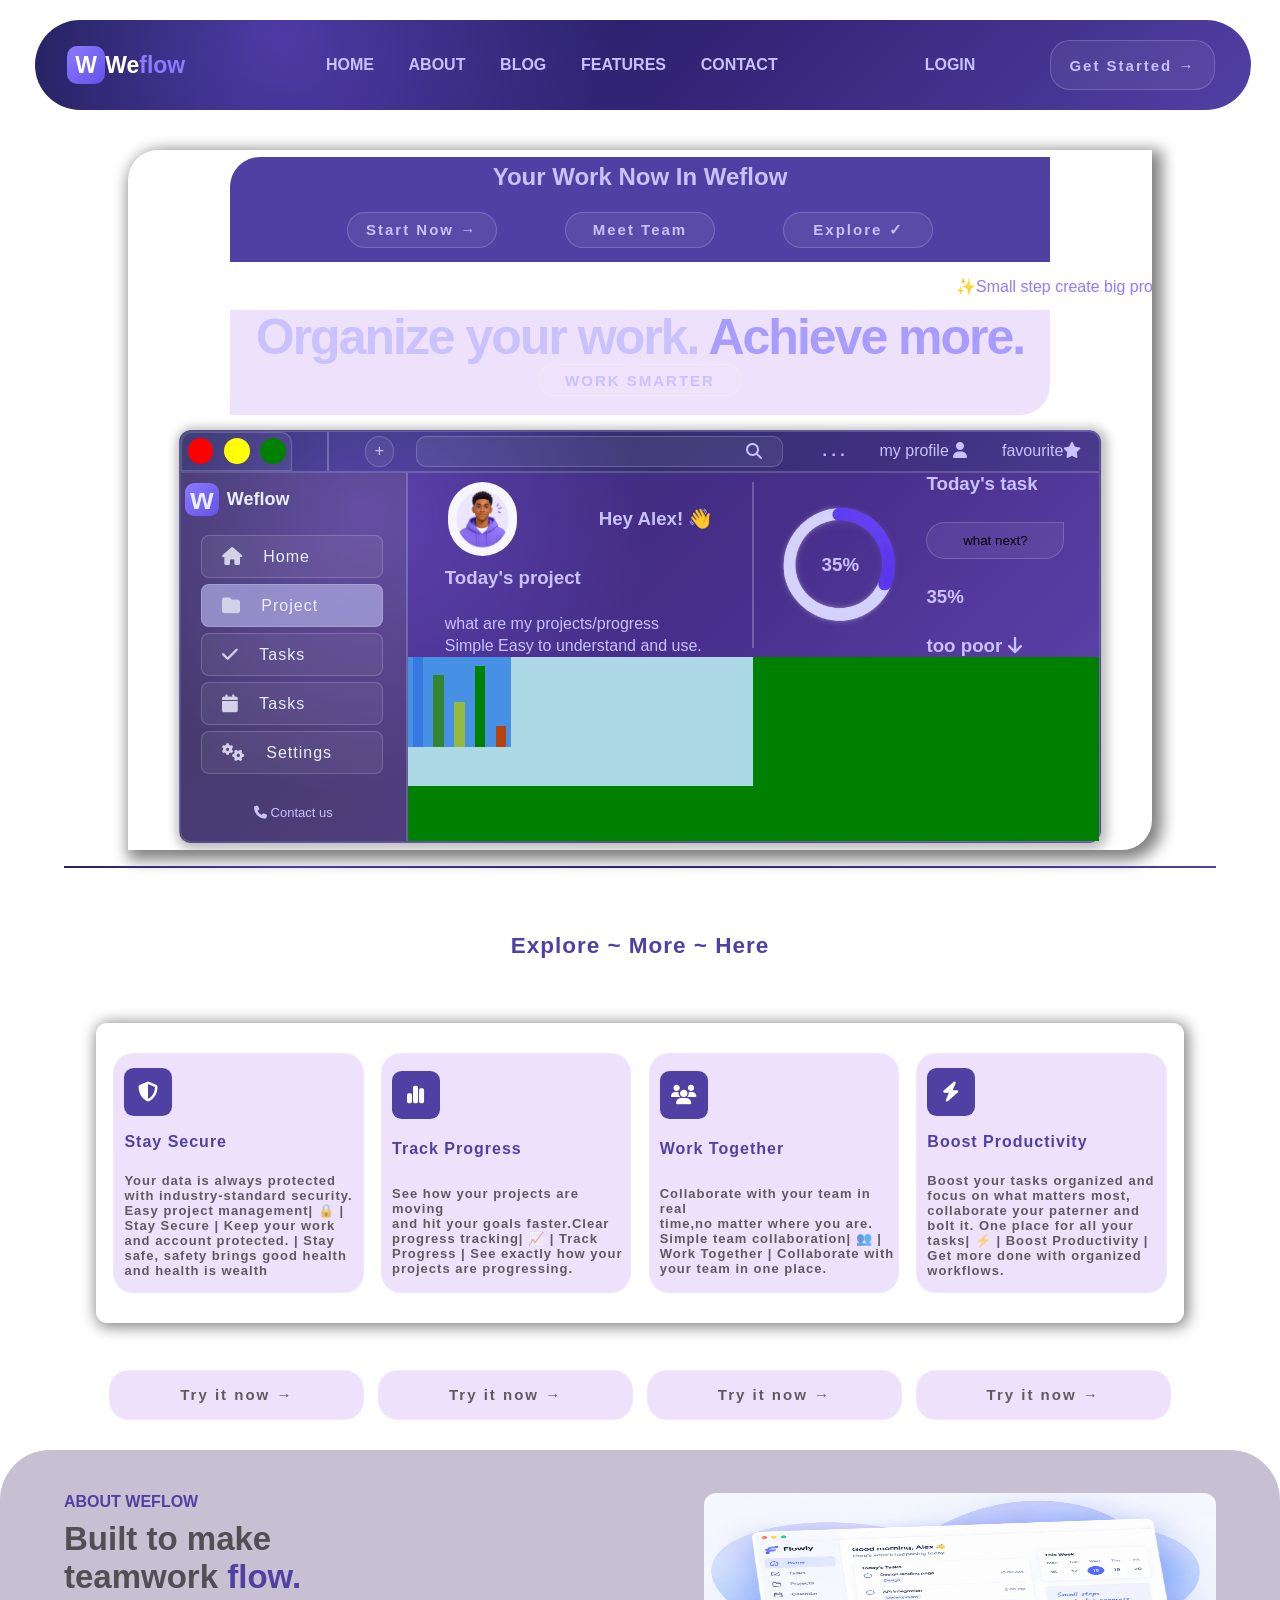
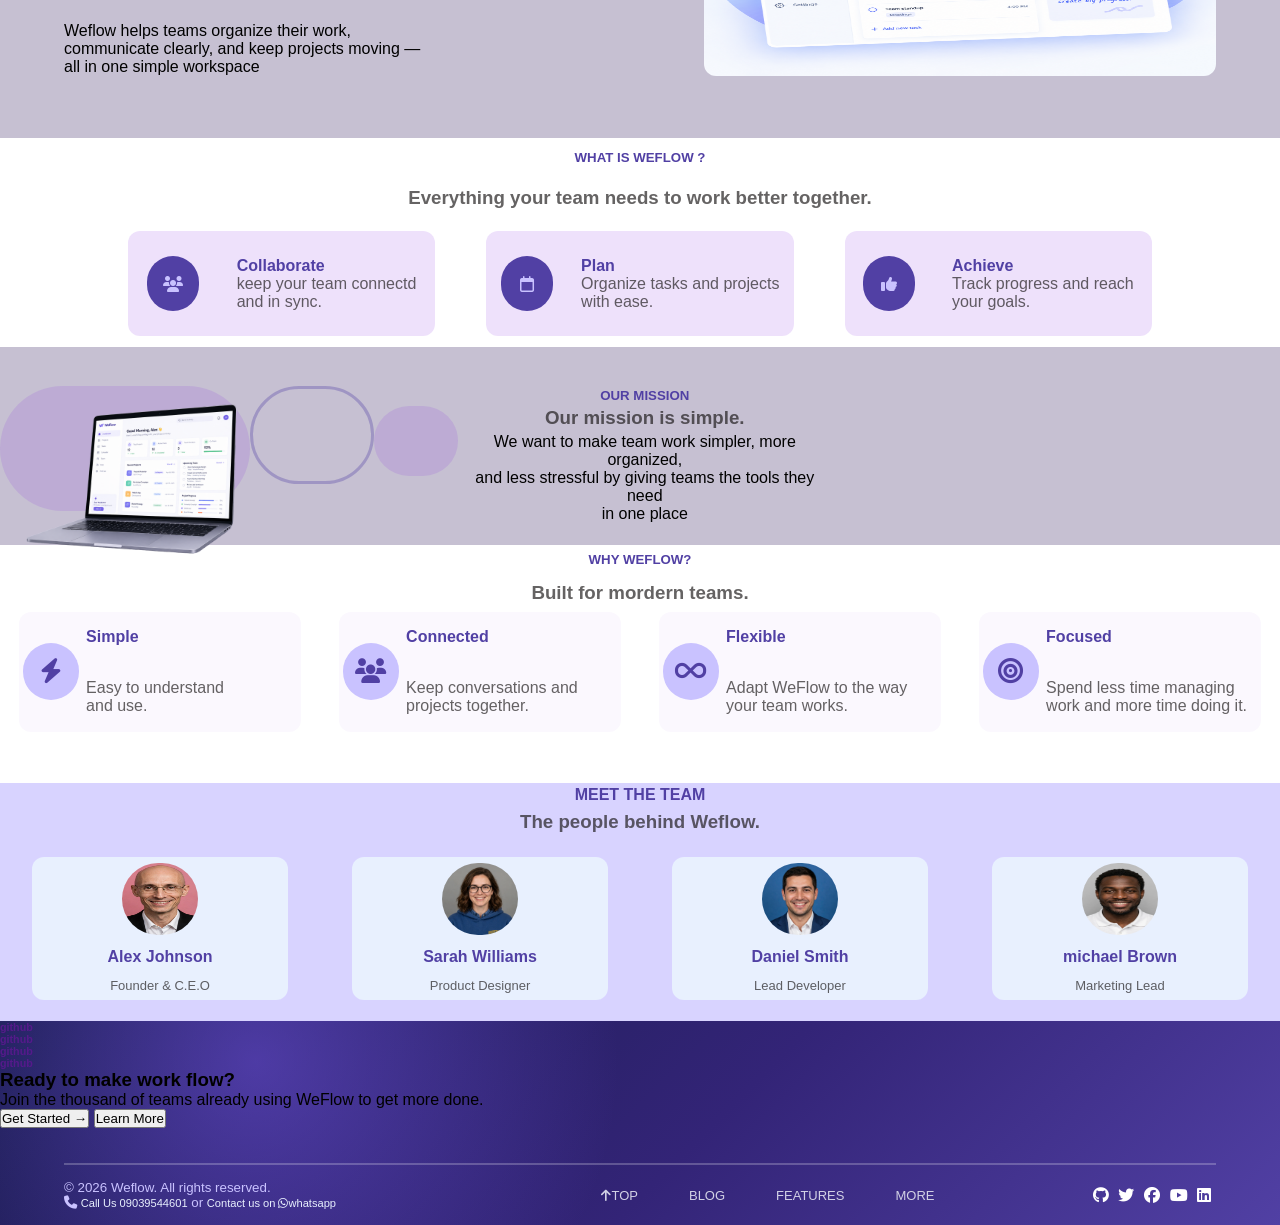
<file: new-project/docs/index.html>
<!doctype html>
<html lang="en">
  <head>
    <meta charset="UTF-8" />
    <meta name="viewport" content="width=device-width, initial-scale=1.0" />
    <link
      rel="stylesheet"
      href="https://cdnjs.cloudflare.com/ajax/libs/font-awesome/6.5.1/css/all.min.css"
    />
    <link rel="stylesheet" href="index.css" />
    <meta name="viewport" content="width=device-width, initial-scale=1.0" />
    <title>Weflow_Home_page</title>
  </head>

  <body>
    <header id="home">
      <nav class="option">
        <!-- logo -->
        <div class="logo-con">
          <div class="logo-style">W</div>
          <a href="#" class="logo"
            ><span style="color: #ffffff">We</span
            ><span id="span-1">flow</span></a
          >
        </div>

        <!--option-->
        <div class="option-con">
          <div class="option-main">
            <a href="#" class="options">HOME</a>
            <a href="#about" class="options">ABOUT</a>
            <a href="./" class="options">BLOG</a>
            <a href="#Explore " class="options">FEATURES</a>
            <a href="#contact-section" class="options">CONTACT</a>
          </div>
        </div>
        <div class="start-1">
          <a href="./loader/load-login.html" type="submit" class="anchor-2">
            LOGIN
          </a>
          <a
            href="/new-project/docs/loader/load-sign.html"
            type="submit"
            class="anchor-1"
          >
            <button class="btn-1">Get Started →</button>
          </a>
        </div>
      </nav>

      <!--first body-->

      <nav class="first-body">
        <div class="text-1">
          <h1>Your Work Now In Weflow</h1>
          <div id="text-2">
            <a href="./loader/load-sign.html" class="anchor">
              <button class="btn-2" type="submit">Start Now →</button>
            </a>
            <a href="./loader/load-sign.html" class="anchor">
              <button class="btn-2" type="submit">Meet Team</button>
            </a>
            <a href="#Explore" class="anchor">
              <button class="btn-2" type="submit">Explore ✓</button>
            </a>
          </div>
        </div>

        <marquee behavior="scroll" direction="" scrollamount="10.9">
          <span id="move-text">✨Small step create big process ✓</span>
        </marquee>
        <div class="top-chat">
          <h1>
            Organize your work.
            <span class="id">Achieve more.</span>
          </h1>

          <p class="tag">WORK SMARTER</p>
        </div>

        <div id="package">
          <div class="top">
            <div class="mac-con">
              <div class="mac-1"></div>
              <div class="mac-2"></div>
              <div class="mac-3"></div>
            </div>
            <div class="line-2"></div>
            <div class="sec-part">
              <div class="circle">+</div>
              <div class="search">
                <i class="fa-solid fa-search"></i>
              </div>
              <div class="space">
                <span style="font-weight: 800"> . . . </span>
                <span>my profile <i class="fa-solid fa-user"></i></span>
                <span>favourite<i class="fa-solid fa-star"></i></span>
              </div>
            </div>
          </div>
          <div class="bottom"></div>
          <main class="package-main">
            <div class="left">
              <div class="we-flow">
                <div class="we-flow1">w</div>
                <span>Weflow</span>
              </div>
              <nav class="share-1">
                <button class="d-btn">
                  <i class="fa-solid fa-house"></i>
                  <p>Home</p>
                </button>
                <button class="d-btn1">
                  <i class="fa-solid fa-folder"></i>
                  <p>Project</p>
                </button>
                <button class="d-btn">
                  <i class="fa-solid fa-check"></i>
                  <p>Tasks</p>
                </button>
                <button class="d-btn">
                  <i class="fa-solid fa-calendar"></i>
                  <p>Tasks</p>
                </button>
                <button class="d-btn">
                  <i class="fa-sharp fa-solid fa-gears"></i>
                  <p>Settings</p>
                </button>
              </nav>
              <div class="contact" style="font-size: small">
                <span> <i class="fa-solid fa-phone"></i> Contact us</span>
              </div>
            </div>
            <div class="divide"></div>
            <div class="right">
              <nav class="up">
                <div class="green1">
                  <div class="alex">
                    <div class="user">
                      <img src="./images/profile-img.png" alt="" />
                    </div>
                    <h1>Hey Alex! 👋</h1>
                  </div>
                  <div class="alex1">
                    <h3>Today's project</h3>
                    <br /><span>what are my projects/progress</span>
                    <p>Simple Easy to understand and use.</p>
                  </div>
                </div>
                <div class="ln"></div>
                <div class="green">
                  <header>
                    <h1 class="h1-1">35%</h1>
                  </header>
                  <nav class="green2">
                    <h3>Today's task</h3>
                    <button>what next?</button>
                    <h3>
                      35%
                      <h3>too poor <i class="fa-solid fa-arrow-down"></i></h3>
                    </h3>
                  </nav>
                </div>
              </nav>
              <nav class="down">
                <nav id="share">
                  <div class="track">
                    <div class="chart1"></div>
                    <div class="chart2"></div>
                    <div class="chart3"></div>
                    <div class="chart4"></div>
                    <div class="chart5"></div>
                  </div>
                </nav>
              </nav>
            </div>
          </main>
        </div>
      </nav>
    </header>

    <!--bottom-->

    <section id="Explore">
      <div class="line-3"></div>
      <!--Explore-->
      <div class="h-chat-1">
        <h1>Explore ~ More ~ Here</h1>
      </div>

      <nav class="ex-pack">
        <div class="same">
          <!-- 1. STAY SECURE -->
          <div class="card">
            <div class="icon-box">
              <i class="fa-solid fa-shield-halved"></i>
            </div>
            <h3>Stay Secure</h3>
            <p>
              Your data is always protected with industry-standard security.
              Easy project management| 🔒 | Stay Secure | Keep your work and
              account protected. | Stay safe, safety brings good health and
              health is wealth
            </p>
          </div>
        </div>

        <div class="same">
          <!-- 2. TRACK PROGRESS -->
          <div class="card">
            <div class="icon-box">
              <i class="fa-solid fa-chart-simple"></i>
            </div>
            <h3>Track Progress</h3>
            <p>
              See how your projects are moving<br />
              and hit your goals faster.Clear progress tracking| 📈 | Track
              Progress | See exactly how your projects are progressing.
            </p>
          </div>
        </div>

        <div class="same">
          <!-- 3. WORK TOGETHER -->
          <div class="card">
            <div class="icon-box">
              <i class="fa-solid fa-users"></i>
            </div>
            <h3>Work Together</h3>
            <p>
              Collaborate with your team in real <br />time,no matter where you
              are. Simple team collaboration| 👥 | Work Together | Collaborate
              with your team in one place.
            </p>
          </div>
        </div>

        <div class="same">
          <!-- 4. bolt-->
          <div class="card">
            <div class="icon-box">
              <i class="fa-solid fa-bolt"></i>
            </div>
            <h3>Boost Productivity</h3>
            <p>
              Boost your tasks organized and focus on what matters most,
              collaborate your paterner and bolt it. One place for all your
              tasks| ⚡ | Boost Productivity | Get more done with organized
              workflows.
            </p>
          </div>
        </div>
      </nav>
      <div class="btn-to-exe">
        <a href="#"><button class="btn-same">Try it now →</button></a>
        <a href="#"><button class="btn-same">Try it now →</button></a>
        <a href="#"><button class="btn-same">Try it now →</button></a>
        <a href="#"><button class="btn-same">Try it now →</button></a>
      </div>
    </section>
    <main id="about">
      <nav id="about-section">
        <div class="abt-txt">
          <h4>ABOUT WEFLOW</h4>

          <div class="abt-div">
            <h1>
              Built to make <br />
              teamwork <span>flow.</span>
            </h1>
          </div>

          <p>
            Weflow helps teams organize their work, <br />communicate clearly,
            and keep projects moving — <br />all in one simple workspace
          </p>
        </div>
        <img src="./images/flowly.png" alt="" />
      </nav>
      <nav id="what-section">
        <h5 class="wt">WHAT IS WEFLOW ?</h5>
        <h3>Everything your team needs to work better together.</h3>
        <div class="con">
          <div class="look">
            <div class="icon-con">
              <i class="fa-solid fa-users"></i>
            </div>
            <div>
              <h4>Collaborate</h4>
              <p>
                keep your team connectd <br />
                and in sync.
              </p>
            </div>
          </div>
          <div class="look">
            <div class="icon-con">
              <i class="fa-regular fa-calendar"></i>
            </div>
            <div>
              <h4>Plan</h4>
              <p>
                Organize tasks and projects <br />
                with ease.
              </p>
            </div>
          </div>

          <div class="look">
            <div class="icon-con">
              <i class="fa-solid fa-thumbs-up"></i>
            </div>
            <div>
              <h4>Achieve</h4>
              <p>
                Track progress and reach <br />
                your goals.
              </p>
            </div>
          </div>
        </div>
      </nav>
      <nav id="mission-section">
        <div class="our">
          <div class="circ">
            <img
              src="./images/Firefly_RemoveBackground.png"
              alt="laptop-image"
            />
          </div>
          <div class="circ3"></div>
          <div class="circ2"></div>
          <div class="talk">
            <h5>OUR MISSION</h5>
            <h3>Our mission is simple.</h3>
            <p>
              We want to make team work simpler, more organized, <br />
              and less stressful by giving teams the tools they need <br />
              in one place
            </p>
          </div>
        </div>
      </nav>
    </main>
    <section id="contact">
      <nav id="why-section">
        <div class="top1">
          <h5>WHY WEFLOW?</h5>
          <h3>Built for mordern teams.</h3>
        </div>
        <div class="con-1">
          <div class="this">
            <div class="i-con"><i class="fa-solid fa-bolt"></i></div>
            <div class="coner">
              <h4>Simple</h4>
              <p>Easy to understand <br />and use.</p>
            </div>
          </div>

          <div class="this">
            <div class="i-con"><i class="fa-solid fa-users"></i></div>
            <div class="coner">
              <h4>Connected</h4>
              <p>Keep conversations and <br />projects together.</p>
            </div>
          </div>

          <div class="this">
            <div class="i-con">
              <i class="fa-solid fa-infinity fa-spin"></i>
            </div>
            <div class="coner">
              <h4>Flexible</h4>
              <p>
                Adapt WeFlow to the way <br />
                your team works.
              </p>
            </div>
          </div>

          <div class="this">
            <div class="i-con"><i class="fa-solid fa-bullseye"></i></div>
            <div class="coner">
              <h4>Focused</h4>
              <p>
                Spend less time managing <br />
                work and more time doing it.
              </p>
            </div>
          </div>
        </div>
      </nav>

      <nav id="meet-team-section">
        <h4 class="ho">MEET THE TEAM</h4>
        <h3 class="ho1">The people behind Weflow.</h3>
        <div class="img-con">
          <div class="img-same">
            <img src="./images/moro.jpg" alt="c.e.o" />
            <h4>Alex Johnson</h4>
            <p>Founder & C.E.O</p>
          </div>

          <div class="img-same">
            <img src="./images/woman.jpg" alt="sarah" />
            <h4>Sarah Williams</h4>
            <p>Product Designer</p>
          </div>

          <div class="img-same">
            <img src="./images/soft.jpg" alt="daniel" />
            <h4>Daniel Smith</h4>
            <p>Lead Developer</p>
          </div>

          <div class="img-same">
            <img src="./images/black.jpg" alt="michael" />
            <h4>michael Brown</h4>
            <p>Marketing Lead</p>
          </div>
        </div>
      </nav>
      <nav id="contact-section">
        <div class="top-o">
          <div>
            <a href="">
              <h6><i></i>github</h6></a
            >
            <a href="">
              <h6><i></i></h6
            ></a>
            <a href="">
              <h6><i></i>github</h6></a
            >
            <a href="">
              <h6><i></i>github</h6></a
            >
            <a href="">
              <h6><i></i>github</h6></a
            >
          </div>
          <div class="top-o-1">
            <h3>Ready to make work flow?</h3>
            <p>
              Join the thousand of teams already using WeFlow to get more done.
            </p>
            <div class="btn-o">
              <a href="./loader/load-sign.html">
                <button class="">Get Started →</button></a
              >
              <a href=" #"><button>Learn More</button></a>
            </div>
          </div>
        </div>
        <div class="line"></div>
        <div class="bottom-o">
          <div class="cont">
            <p class="copyright">© 2026 Weflow. All rights reserved.</p>
            <p class="copyright">
              <i class="fa-solid fa-phone"></i>
              <a href="tel:+2349039544601">Call Us 09039544601</a> or
              <a href="https://wa.me/+2349039544601"
                >Contact us on <i class="fa-brands fa-whatsapp"></i>whatsapp
              </a>
            </p>
          </div>
          <div class="CH">
            <a href="#home"><i class="fa-solid fa-arrow-up"></i>TOP</a>
            <a href="#home">BLOG</a>
            <a href="#home">FEATURES</a>
            <a href="#home">MORE</a>
          </div>
          <div class="sh">
            <i class="fa-brands fa-github"></i>
            <i class="fa-brands fa-twitter"></i
            ><i class="fa-brands fa-facebook"></i>
            <i class="fa-brands fa-youtube"></i>
            <i class="fa-brands fa-linkedin"></i>
          </div>
        </div>
      </nav>
    </section>
  </body>
</html>
</file>
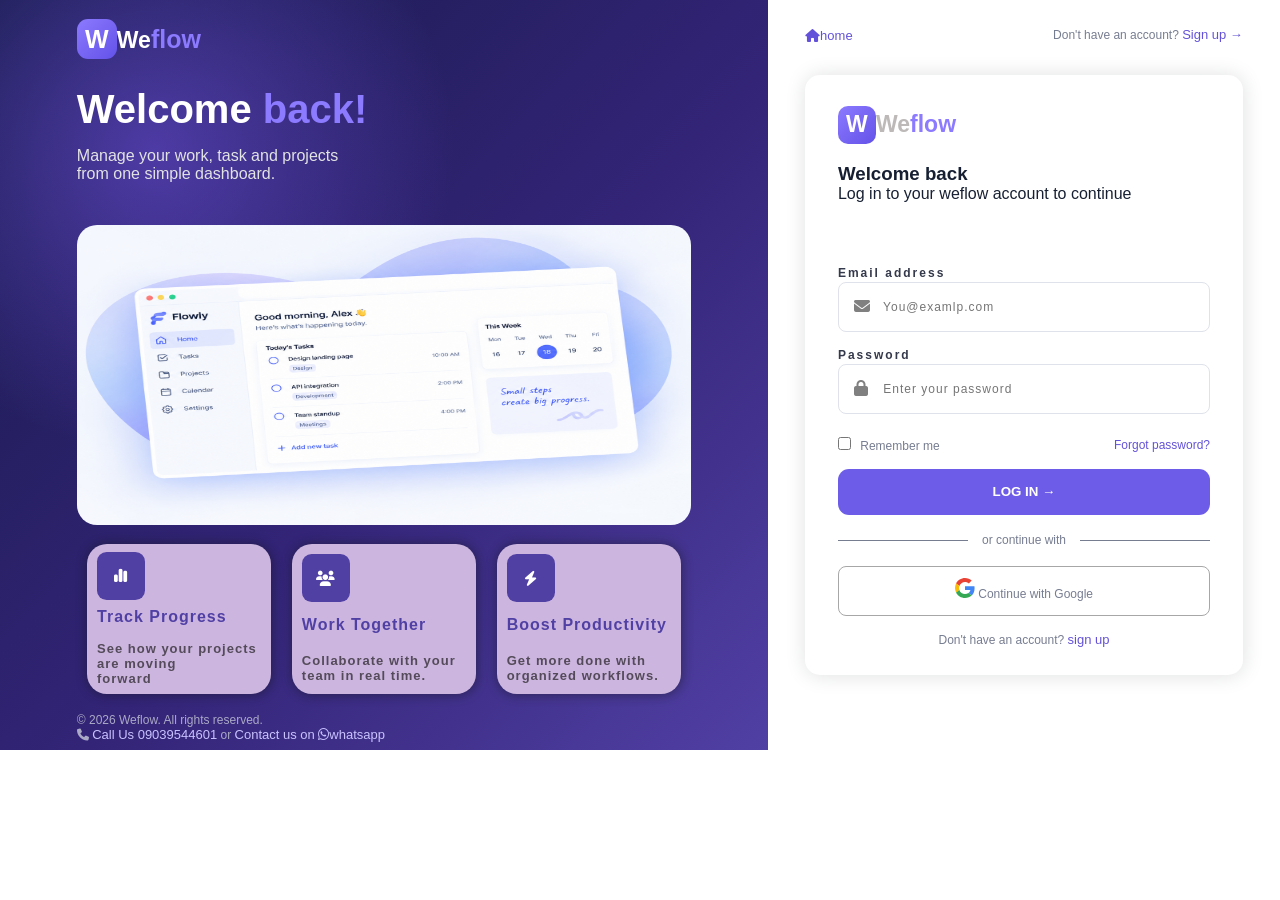
<file: new-project/docs/login.html>
<!doctype html>
<html lang="en">
  <head>
    <meta charset="UTF-8" />
    <meta name="viewport" content="width=device-width, initial-scale=1.0" />
    <link
      rel="stylesheet"
      href="https://cdnjs.cloudflare.com/ajax/libs/font-awesome/6.5.1/css/all.min.css"
    />
    <link rel="stylesheet" href="login.css" />
    <title>We-Flow-Login-page</title>
  </head>
  <body>
    <!--MAIN CODE BASE-->
    <main class="login-container">
      <!--UNDER-->
      <section class="left-side">
        <!--from there-->

        <div class="main-con">
          <div class="logo-career">
            <div class="logo-main">W</div>
            <a href="#A" style="color: #ffffff">We<span>flow</span></a>
          </div>
          <div class="txt-con">
            <h1>Welcome <span>back!</span></h1>

            <p>
              Manage your work, task and projects <br />
              from one simple dashboard.
            </p>
          </div>
        </div>
        <img src="./images/flowly.png" alt="dashboard-image" class="image" />
        <!--NEXT-->
        <div class="same-con">
          <!--con-->
          <div class="same">
            <!-- 2. TRACK PROGRESS -->
            <div class="card">
              <div class="icon-box">
                <i class="fa-solid fa-chart-simple"></i>
              </div>
              <h3>Track Progress</h3>
              <p>See how your projects are moving<br />forward</p>
            </div>
          </div>

          <div class="same">
            <!-- 3. WORK TOGETHER -->
            <div class="card">
              <div class="icon-box">
                <i class="fa-solid fa-users"></i>
              </div>
              <h3>Work Together</h3>
              <p>Collaborate with your team in real time.</p>
            </div>
          </div>

          <div class="same">
            <!-- 4. bolt-->
            <div class="card">
              <div class="icon-box">
                <i class="fa-solid fa-bolt"></i>
              </div>
              <h3>Boost Productivity</h3>
              <p>Get more done with organized workflows.</p>
            </div>
          </div>
        </div>

        <div class="last-sec">
          <p class="copyright">© 2026 Weflow. All rights reserved.</p>
          <p class="copyright">
            <i class="fa-solid fa-phone"></i>
            <a href="tel:+2349039544601">Call Us 09039544601</a> or
            <a href="https://wa.me/+2349039544601"
              >Contact us on <i class="fa-brands fa-whatsapp"></i>whatsapp
            </a>
          </p>
        </div>
      </section>

      <!--RIGTH SIDE-->
      <section class="login-section">
        <div class="first-div">
          <div class="top-chat">
            <a href="/new-project/docs/loader/load-home.html"
              ><span><i class="fa-solid fa-house"></i>home</span></a
            >
            <p>
              Don't have an account?
              <a href="/new-project/docs/loader/load-sign.html">Sign up →</a>
            </p>
          </div>
          <!--form section-->
          <nav class="form-wrapper">
            <div id="form-con">
              <div class="logo-container">
                <div class="logo-style">W</div>
                <p class="logo">
                  <span style="color: #bdb9b9">We</span
                  ><span id="span-1">flow</span>
                </p>
              </div>
              <div class="head-txt">
                <h1>Welcome back</h1>
                <p>Log in to your weflow account to continue</p>
              </div>
              <nav class="form-main">
                <div class="sift">
                  <label>Email address</label><br />
                  <i class="fa-solid fa-envelope"></i>
                  <input
                    type="email"
                    placeholder=" You@examlp.com"
                    name="email"
                    id="input-1"
                    required
                  />
                </div>
                <div class="sift">
                  <label>Password</label><br />
                  <i class="fa-solid fa-lock"></i>
                  <input
                    type="password"
                    placeholder=" Enter your password"
                    name="password"
                    id="input-1"
                    required
                  />
                </div>
              </nav>
              <nav class="last-div">
                <div class="terms-con">
                  <label for="checkbox">
                    <input
                      type="checkbox"
                      name="checkbox"
                      id="terms"
                      required
                    /><span> Remember me</span></label
                  >
                  <a href="#a">Forgot password?</a>
                </div>
                <button
                  class="login-btn"
                  type="submit"
                  onclick="CredentialsContainer"
                >
                  LOG IN →
                </button>

                <div class="or">
                  <div class="line"></div>
                  <p>or continue with</p>
                  <div class="line"></div>
                </div>

                <button class="google-btn">
                  <!-- REAL GOOGLE ICON -->
                  <span>
                    <svg width="20" height="20" viewBox="0 0 48 48">
                      <path
                        fill="#EA4335"
                        d="M24 9.5c3.54 0 6.71 1.22 9.21 3.6l6.85-6.85C35.9 2.38 30.47 0 24 0 14.62 0 6.51 5.38 2.56 13.22l7.98 6.19C12.43 13.72 17.74 9.5 24 9.5z"
                      />
                      <path
                        fill="#4285F4"
                        d="M46.98 24.55c0-1.57-.15-3.09-.38-4.55H24v9.02h12.94c-.58 2.96-2.26 5.48-4.78 7.18l7.73 6c4.51-4.18 7.09-10.36 7.09-17.65z"
                      />
                      <path
                        fill="#FBBC05"
                        d="M10.53 28.59c-.48-1.45-.76-2.99-.76-4.59s.27-3.14.76-4.59l-7.98-6.19C.92 16.46 0 20.12 0 24c0 3.88.92 7.54 2.56 10.78l7.97-6.19z"
                      />
                      <path
                        fill="#34A853"
                        d="M24 48c6.48 0 11.93-2.13 15.89-5.81l-7.73-6c-2.15 1.45-4.92 2.3-8.16 2.3-6.26 0-11.57-4.22-13.47-9.91l-7.98 6.19C6.51 42.62 14.62 48 24 48z"
                      />
                      <path fill="none" d="M0 0h48v48H0z" />
                    </svg>
                    Continue with Google
                  </span>
                </button>
                <p class="dn">
                  Don't have an account?
                  <a href="./loader/load-sign.html" class="dna">sign up</a>
                </p>
              </nav>
            </div>
          </nav>
          <nav class="space"></nav>
        </div>
      </section>
    </main>
  </body>
</html>
</file>
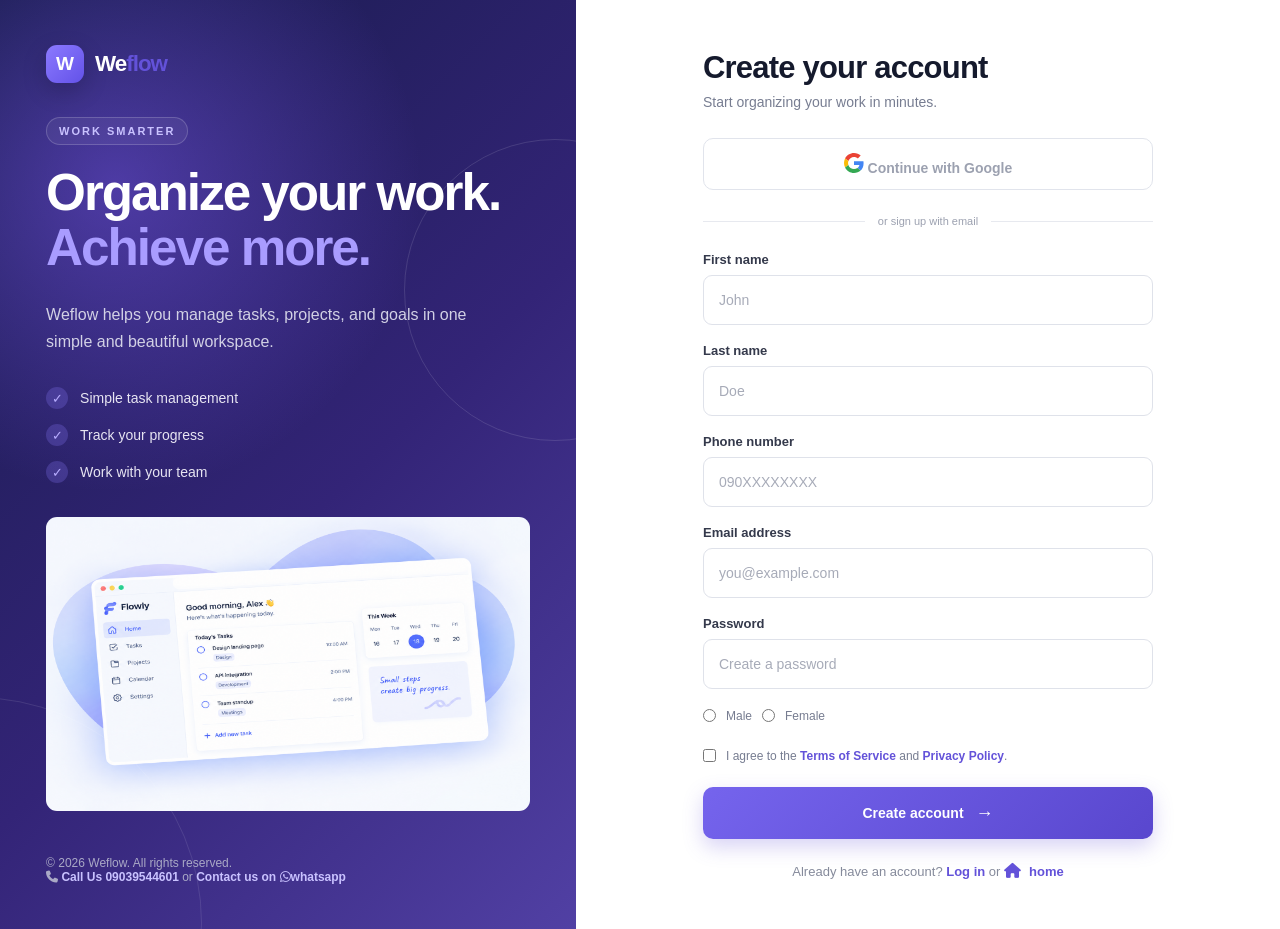
<file: new-project/docs/signin.html>
<!doctype html>
<html lang="en">
  <head>
    <meta charset="UTF-8" />
    <meta name="viewport" content="width=device-width, initial-scale=1.0" />
    <link
      rel="stylesheet"
      href="https://cdnjs.cloudflare.com/ajax/libs/font-awesome/6.5.1/css/all.min.css"
    />
    <title>Weflow — Create Account</title>
    <link rel="stylesheet" href="signin.css" />
  </head>

  <body>
    <main class="signup-container">
      <!-- Left side -->
      <section class="welcome-section">
        <div class="brand">
          <div class="brand-icon">W</div>
          <a href="#" class="logo"
            ><span style="color: white">We</span><span>flow</span></a
          >
        </div>

        <div class="welcome-content">
          <p class="tag">WORK SMARTER</p>

          <h1>
            Organize your work.<br />
            <span>Achieve more.</span>
          </h1>

          <p class="description">
            Weflow helps you manage tasks, projects, and goals in one simple and
            beautiful workspace.
          </p>

          <div class="features">
            <div>
              <span class="check">✓</span>
              Simple task management
            </div>

            <div>
              <span class="check">✓</span>
              Track your progress
            </div>

            <div>
              <span class="check">✓</span>
              Work with your team
            </div>
          </div>
        </div>
        <img src="./images/flowly.png" alt="" class="img" />

        <p class="copyright">© 2026 Weflow. All rights reserved.</p>
        <p class="copyright">
          <i class="fa-solid fa-phone"></i>
          <a href="tel:+2349039544601">Call Us 09039544601</a> or
          <a href="https://wa.me/+2349039544601"
            >Contact us on <i class="fa-brands fa-whatsapp"></i>whatsapp
          </a>
        </p>
      </section>

      <!-- Right side -->
      <section class="form-section">
        <div class="form-wrapper">
          <div class="mobile-logo">
            <div class="brand-icon">F</div>
            <span>emmaflow</span>
          </div>

          <h2>Create your account</h2>

          <p class="subtitle">Start organizing your work in minutes.</p>

          <button class="google-btn">
            <span>
              <svg width="20" height="20" viewBox="0 0 48 48">
                <path
                  fill="#EA4335"
                  d="M24 9.5c3.54 0 6.71 1.22 9.21 3.6l6.85-6.85C35.9 2.38 30.47 0 24 0 14.62 0 6.51 5.38 2.56 13.22l7.98 6.19C12.43 13.72 17.74 9.5 24 9.5z"
                />
                <path
                  fill="#4285F4"
                  d="M46.98 24.55c0-1.57-.15-3.09-.38-4.55H24v9.02h12.94c-.58 2.96-2.26 5.48-4.78 7.18l7.73 6c4.51-4.18 7.09-10.36 7.09-17.65z"
                />
                <path
                  fill="#FBBC05"
                  d="M10.53 28.59c-.48-1.45-.76-2.99-.76-4.59s.27-3.14.76-4.59l-7.98-6.19C.92 16.46 0 20.12 0 24c0 3.88.92 7.54 2.56 10.78l7.97-6.19z"
                />
                <path
                  fill="#34A853"
                  d="M24 48c6.48 0 11.93-2.13 15.89-5.81l-7.73-6c-2.15 1.45-4.92 2.3-8.16 2.3-6.26 0-11.57-4.22-13.47-9.91l-7.98 6.19C6.51 42.62 14.62 48 24 48z"
                />
                <path fill="none" d="M0 0h48v48H0z" />
              </svg>
              Continue with Google
            </span>
          </button>

          <div class="divider">
            <span>or sign up with email</span>
          </div>

          <form>
            <div class="input-group">
              <label for="name">First name</label>
              <input type="text" id="name" placeholder="John" required />
            </div>

            <div class="input-group">
              <label for="name">Last name</label>
              <input type="text" id="name" placeholder="Doe" required />
            </div>

            <div class="input-group">
              <label for="number">Phone number</label>
              <input
                type="number"
                id="name"
                placeholder="090XXXXXXXX"
                required
              />
            </div>

            <div class="input-group">
              <label for="email">Email address</label>
              <input
                type="email"
                id="email"
                placeholder="you@example.com"
                required
              />
            </div>

            <div class="input-group">
              <label for="password">Password</label>
              <input
                type="password"
                id="password"
                placeholder="Create a password"
                required
              />
            </div>

            <label for="gender" name="gender" class="terms">
              <input type="radio" required name="gender" />
              <span> Male </span>

              <input type="radio" name="gender" />
              <span> Female </span>
            </label>

            <label class="terms">
              <input type="checkbox" required />
              <span>
                I agree to the
                <a href="#">Terms of Service</a>
                and
                <a href="#">Privacy Policy</a>.
              </span>
            </label>

            <button type="submit" class="signup-btn">
              Create account
              <span>→</span>
            </button>
          </form>

          <p class="login-text">
            Already have an account?
            <a href="/new-project/docs/loader/load-login.html">Log in</a>
            or
            <a href="/new-project/docs/loader/load-home.html" class="a-"
              ><i class="fa-solid fa-house"></i>home</a
            >
          </p>
        </div>
      </section>
    </main>
  </body>
</html>
</file>
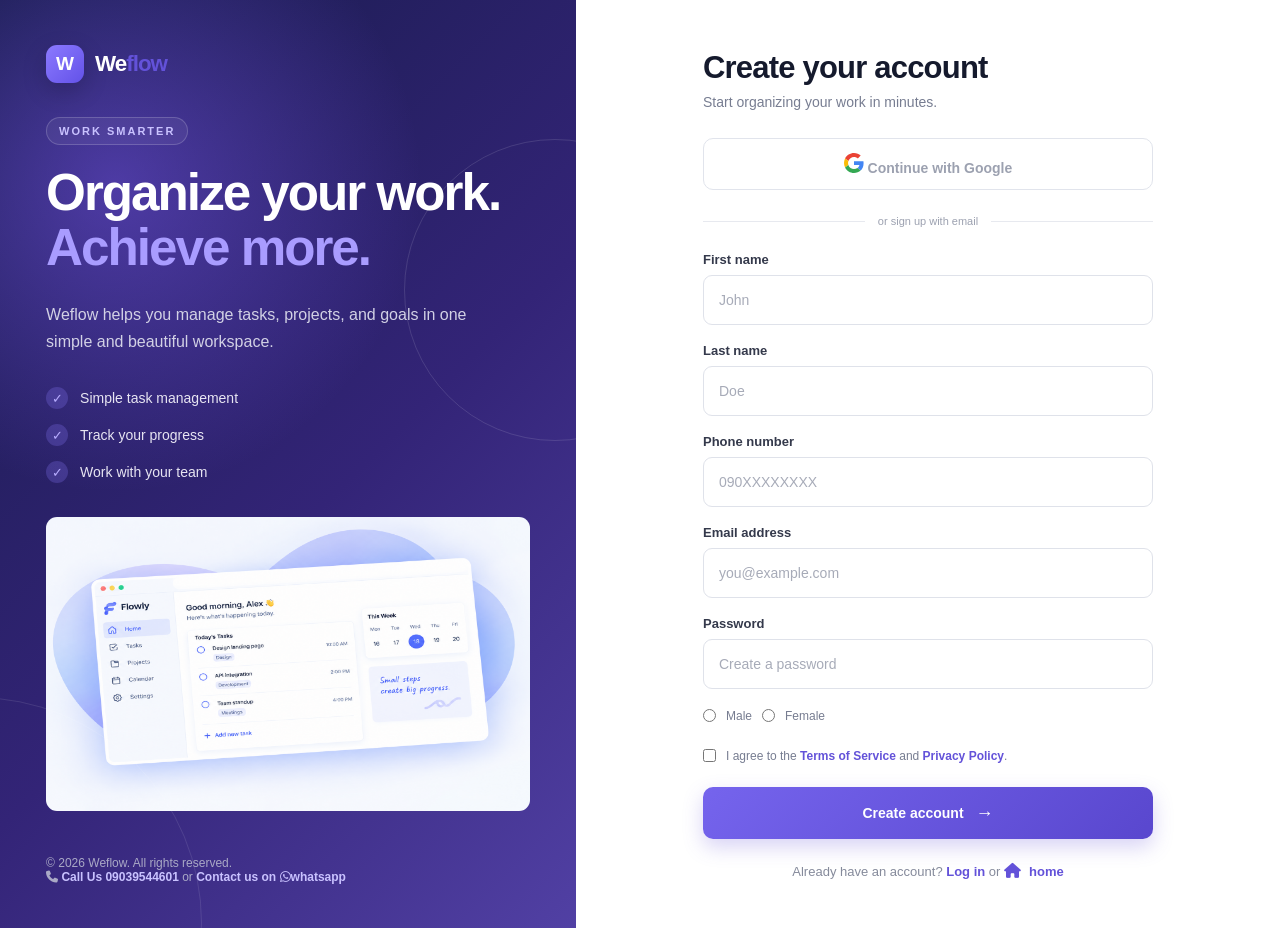
<file: new-project/docs/loader/load-sign.html>
<!doctype html>
<html lang="en">
  <head>
    <meta charset="UTF-8" />
    <meta name="viewport" content="width=device-width, initial-scale=1.0" />
    <meta
      http-equiv="refresh"
      content="1.5; url=/new-project/docs/signin.html"
    />

    <title>Flowly - Login</title>

    <style>
      /* LOADING SCREEN */

      .loader {
        position: fixed;
        inset: 0;

        background: white;

        display: flex;
        justify-content: center;
        align-items: center;
        flex-direction: column;

        z-index: 9999;

        animation: hideLoader 0.5s ease 1.5s forwards;
      }

      .spinner {
        width: 45px;
        height: 45px;

        border: 4px solid #e9d5ff;
        border-top: 4px solid #7c3aed;

        border-radius: 50%;

        animation: spin 0.8s linear infinite;
      }

      .loader p {
        color: #7c3aed;
        font-family: Arial, sans-serif;
        font-weight: 600;
      }

      /* SPINNER */

      @keyframes spin {
        to {
          transform: rotate(360deg);
        }
      }

      /* HIDE LOADER */

      @keyframes hideLoader {
        to {
          opacity: 0;
          visibility: hidden;
        }
      }

      /* LOGIN PAGE */

      .login-page {
        min-height: 100vh;

        display: flex;
        justify-content: center;
        align-items: center;

        font-family: Arial, sans-serif;

        opacity: 0;

        animation: showLogin 0.5s ease 1.5s forwards;
      }

      @keyframes showLogin {
        to {
          opacity: 1;
        }
      }

      .login-box {
        width: 350px;
        padding: 40px;

        background: white;

        border-radius: 16px;

        box-shadow: 0 10px 40px rgba(0, 0, 0, 0.08);
      }

      .login-box h1 {
        color: #18181b;
      }

      .login-box input {
        width: 100%;
        box-sizing: border-box;

        padding: 13px;

        margin-top: 12px;

        border: 1px solid #ddd;
        border-radius: 8px;
      }

      .login-box button {
        width: 100%;

        margin-top: 20px;

        padding: 13px;

        border: none;
        border-radius: 8px;

        background: #7c3aed;
        color: white;

        font-weight: 600;
        cursor: pointer;
      }
    </style>
  </head>

  <body>
    <!-- LOADING SCREEN -->

    <div class="loader">
      <div class="spinner"></div>

      <p>Loading ...</p>
    </div>
  </body>
</html>
</file>
<file: new-project/docs/index.css>
html {
  scroll-behavior: smooth;
}
* {
  margin: 0;
  padding: 0;
  box-sizing: border-box;
  text-decoration: none;
}

body {
  margin: 0;
  min-height: 100vh;

  background:
    linear-gradient(rgba(137, 43, 226, 0.143)), url("./images/background.png");

  background-size: cover;
  background-position: center;
  background-repeat: no-repeat;
  /*background-attachment: fixed;*/

  font-family: Arial, Helvetica, sans-serif;
}

#home {
  width: 100%;
  height: 700px;
  display: flex;
  margin-top: 150px;
  flex-direction: row;
  justify-content: center;
}
.anchor {
  width: 150px;
  height: 70%;
  display: flex;
  color: #c9c2ff;
  align-items: center;
  border-radius: 20px;
  justify-content: space-between;
}
.anchor-1 {
  width: 45%;
  height: 100%;
  display: flex;
  color: #c9c2ff;
  align-items: center;

  justify-content: space-around;
}
.anchor-2 {
  width: 15%;
  height: 15%;
  display: flex;
  color: #c9c2ff;
  align-items: center;

  font-weight: 800;

  justify-content: space-around;
}
.anchor-2:hover {
  transform: translateY(-1px);
}
/*============
logo
============*/

.logo-con {
  display: flex;
  align-items: center;
  flex-direction: row;

  font-size: 23px;
  font-weight: 700;

  position: relative;
  z-index: 2;

  width: 15%;
  justify-content: center;
}

.logo-style {
  width: 38px;
  height: 38px;
  display: flex;
  border-radius: 10px;
  align-items: center;

  color: #ffffff;

  background: linear-gradient(135deg, #8c7aff, #6352e8);
  justify-content: space-around;
}
#span-1 {
  color: #8c7aff;
}

/*==========
options
==========*/

.option {
  position: fixed;
  top: 0;
  left: 0;
  width: 95%;
  height: 10%;

  align-self: center;
  margin: 20px 35px;

  display: flex;
  flex-direction: row;
  justify-content: space-between;
  overflow: hidden;
  color: #c9c2ff;
  border-radius: 55px;

  background:
    radial-gradient(
      circle at 20% 20%,
      rgba(132, 94, 255, 0.45),
      transparent 35%
    ),
    linear-gradient(135deg, #171b4b, #332477 55%, #5140a4);

  display: flex;
  flex-direction: row;
}
.option-con {
  width: 50%;
  display: flex;
  align-items: center;
  justify-content: space-around;
}
.option-main {
  width: 80%;
  display: flex;
  align-items: center;
  font-weight: 700;
  color: #ffffff;
  justify-content: space-around;
}
.option-main :hover {
  color: #ffffff;
}
.options {
  color: #c9c2ff;
}
.options:hover {
  transform: translateY(-2px);
}

/*============
btn style
============*/

.start-1 {
  width: 30%;
  display: flex;
  justify-content: space-around;
  align-items: center;
}
.btn-1 {
  width: 100%;
  height: 55%;

  border: 1px solid rgba(255, 255, 255, 0.18);
  border-radius: 20px;

  color: #c9c2ff;
  background: rgba(255, 255, 255, 0.06);

  font-size: 15px;
  font-weight: bold;
  letter-spacing: 2px;
}
.btn-1:hover {
  transform: translateY(-1px);
}

/*=============
bottom section
==============*/

/*=============
main con
==============*/
.first-body {
  width: 80%;
  height: 100%;
  border-top-left-radius: 30px;
  border-bottom-right-radius: 30px;

  display: flex;
  align-items: center;
  justify-content: space-around;

  color: #c9c2ff;
  flex-direction: column;

  /* background:
    radial-gradient(
      circle at 20% 20%,
      rgba(132, 94, 255, 0.45),
      transparent 35%
    ),
    linear-gradient(135deg, #171b4b, #332477 55%, #5140a4);*/
  background-color: #ffffff;
  box-shadow: 5px 5px 15px 5px gray;
}
.text-1 {
  width: 80%;
  height: 15%;
  display: flex;
  align-items: center;
  flex-direction: column;
  justify-content: space-around;
  border-top-left-radius: 30px;

  background-color: #5140a4;
}
#text-2 {
  width: 80%;
  height: 50%;
  display: flex;
  font-weight: bold;
  flex-direction: row;
  align-items: center;
  justify-content: space-around;
}
.btn-2 {
  width: 150px;
  height: 100%;
  border-radius: 15px;

  border: 1px solid rgba(255, 255, 255, 0.18);
  border-radius: 20px;

  color: #c9c2ff;
  background: rgba(255, 255, 255, 0.06);

  font-size: 15px;
  font-weight: bold;
  letter-spacing: 2px;
}
.btn-2:hover {
  transform: translateY(-1px);
}
.top-chat {
  width: 80%;
  height: 15%;
  display: flex;

  align-items: center;
  flex-direction: column;
  justify-content: space-around;

  justify-self: center;
  border-bottom-right-radius: 30px;
  background-color: rgba(137, 43, 226, 0.143);
}
.img {
  width: 45%;
  height: 90%;
  border-radius: 11px;
}
#third-part {
  width: 50%;
  height: 90%;

  border-radius: 11px;

  border: 1px solid rgba(255, 255, 255, 0.18);
  background-color: rgba(255, 255, 255, 0.06);

  background-color: blueviolet;
}
#package {
  width: 90%;
  height: 59%;
  display: flex;

  flex-direction: column;
  align-items: center;
  justify-content: space-around;

  border: 1px solid rgba(255, 255, 255, 0.18);
  background:
    radial-gradient(
      circle at 20% 20%,
      rgba(132, 94, 255, 0.45),
      transparent 35%
    ),
    linear-gradient(135deg, #171b4b, #332477 55%, #5140a4);

  border-radius: 12px;
  box-shadow: 2px 2px 10px 5px rgba(128, 128, 128, 0.487);
}
.package-main {
  width: 100%;
  height: 90%;
  display: flex;

  flex-direction: row;
  background-color: #e8f0fe;

  border: 1px solid rgba(255, 255, 255, 0.18);
  background-color: rgba(255, 255, 255, 0.06);

  border-bottom-left-radius: 11px;
  border-bottom-right-radius: 11px;
}
.left {
  width: 24.5%;
  height: 100%;
  background-color: rgba(146, 109, 141, 0.224);

  display: flex;
  flex-direction: column;
  justify-content: space-around;
}
.share-1 {
  width: 90%;
  height: 65%;
  display: flex;

  flex-direction: column;
  justify-content: space-between;

  align-items: center;
}
.d-btn {
  width: 90%;
  height: 18%;
  border-radius: 8px;

  display: flex;
  margin-left: 20px;
  align-items: center;
  letter-spacing: 1px;

  color: #e8f0fe;
  border: 1px solid rgba(255, 255, 255, 0.18);
  background-color: rgba(255, 255, 255, 0.06);
}
.d-btn1 {
  width: 90%;
  height: 18%;
  border-radius: 8px;

  display: flex;
  margin-left: 20px;
  align-items: center;
  letter-spacing: 1px;

  color: #e8f0fe;
  border: 1px solid rgba(255, 255, 255, 0.18);
  background-color: rgba(255, 255, 255, 0.06);
  background-color: #b0ade5b2;
}
.d-btn1 i {
  margin-left: 20px;
  font-size: large;

  color: #d2d1e5;
}
.d-btn1 p {
  margin-left: 20px;
  font-size: larger;
}
.d-btn i {
  margin-left: 20px;
  font-size: large;

  color: #d2d1e5;
}
.d-btn p {
  margin-left: 20px;
  font-size: larger;
}
.we-flow {
  height: 9%;
  width: 50%;
  display: flex;

  flex-direction: row;
  align-items: center;

  justify-content: space-around;
}
.we-flow1 {
  height: 100%;
  width: 30%;
  font-weight: 700;

  border-radius: 9px;
  display: flex;
  align-items: center;

  justify-content: space-around;

  color: #e8f0fe;
  font-size: 30px;
  background: linear-gradient(135deg, #8c7aff, #6352e8);
}
.we-flow span {
  font-size: large;
  font-weight: 700;
  color: #e8f0fe;
}
.contact {
  height: 10%;
  display: flex;
  align-items: center;
  flex-direction: column;

  justify-content: space-around;
  text-align: center;
}
.divide {
  height: 100%;
  width: 1px;

  border: 1px solid rgba(255, 255, 255, 0.18);
  background-color: rgba(255, 255, 255, 0.06);
}
/*=====================
R I G H T
====================*/
.right {
  width: 75.5%;
  height: 100%;
  /*
  background-color: rgb(79, 79, 170);*/
  background-color: rgba(137, 43, 226, 0.143);
}
.ln {
  width: 1px;
  height: 90%;
  border: 1px solid rgba(255, 255, 255, 0.18);
  background-color: rgba(255, 255, 255, 0.06);
}
.up {
  width: 100%;
  height: 50%;
  display: flex;

  align-items: center;
  flex-direction: row;
}
.h1-1 {
  text-align: center;
}
.green {
  width: 50%;
  height: 100%;
  display: flex;

  flex-direction: row;
}
.green2 button {
  height: 20%;
  width: 80%;

  border-top-left-radius: 20px;
  border-bottom-left-radius: 20px;
  border-bottom-right-radius: 20px;

  border: 1px solid rgba(255, 255, 255, 0.18);
  background-color: rgba(255, 255, 255, 0.06);
}
.green2 {
  width: 50%;
  height: 100%;
  display: flex;

  flex-direction: column;
  justify-content: space-between;
}
.green header {
  width: 50%;
  height: 100%;

  display: flex;
  align-items: center;
  justify-content: space-around;

  overflow-x: hidden;
  background-size: cover;
  box-sizing: border-box;
  background-position: center;
  background-repeat: no-repeat;
  background-image: url(./images/load.png);
}
.green1 {
  width: 50%;
  height: 100%;
  display: flex;

  flex-direction: column;
  align-items: center;
  justify-content: space-between;
}
.alex1 {
  width: 90%;
  height: 50%;
  display: flex;

  flex-direction: column;
  justify-content: space-around;

  border-top-right-radius: 20px;
  border-bottom-left-radius: 20px;
  border-bottom-right-radius: 20px;

  margin-left: 20px;
}
.alex1 h3 {
  margin-left: 10px;
}
.alex1 span {
  margin-left: 10px;
}
.alex1 p {
  margin-left: 10px;
}
.alex {
  width: 100%;
  height: 50%;

  display: flex;
  justify-content: space-around;
  align-items: center;
}
.user {
  width: 20%;
  height: 100%;
  display: flex;
  align-items: center;
}
.user img {
  width: 100%;
  height: 80%;
  border-radius: 360px;
}
/*===================
d o w n
===================*/
.down {
  width: 100%;
  height: 50%;
  background-color: green;
}
#share {
  width: 50%;
  height: 70%;
  background-color: lightblue;
}

.track {
  height: 70%;
  width: 30%;
  display: flex;

  flex-direction: row;
  justify-content: space-around;
  background-color: rgb(70, 144, 229);

  align-items: last baseline;
}

.chart1 {
  width: 10%;
  height: 100%;
  background-color: rgb(55, 120, 225);
}

.chart2 {
  width: 10%;
  height: 80%;
  background-color: rgba(48, 132, 14, 0.832);
}

.chart3 {
  width: 10%;
  height: 50%;
  background-color: rgba(168, 196, 25, 0.804);
}

.chart4 {
  width: 10%;
  height: 90%;
  background-color: green;
}

.chart5 {
  width: 10%;
  height: 23%;
  background-color: rgb(180, 67, 15);
}
/*=======================
  N E X T
======================*/
#move-text {
  color: #8c7aff;
}
.line {
  width: 1px;
  height: 92%;

  border: 1px solid rgba(255, 255, 255, 0.18);
  background-color: rgba(255, 255, 255, 0.06);
}
.line-2 {
  width: 1px;
  height: 100%;
  display: flex;
  justify-self: center;

  border: 1px solid rgba(255, 255, 255, 0.18);
  background-color: rgba(255, 255, 255, 0.06);
}

.description {
  max-width: 470px;
  margin-top: 0.1px;
  margin-left: 3.5px;

  color: #d2d1e5;
  font-size: 16px;
  line-height: 1.5;
}

.tag {
  display: inline-block;
  width: 25%;
  height: 30%;

  display: flex;
  justify-content: space-around;
  align-items: center;

  margin-bottom: 20px;
  padding: 7px 12px;

  border: 1px solid rgba(255, 255, 255, 0.18);
  border-radius: 20px;

  color: #c9c2ff;
  background: rgba(255, 255, 255, 0.06);

  font-size: 15px;
  font-weight: bold;
  letter-spacing: 2px;
}

.top-chat h1 {
  font-size: clamp(38px, 4vw, 50px);
  line-height: 1.08;
  letter-spacing: -2px;
}

.top-chat h1 span {
  color: #a99cff;
}
.top-chat span {
  align-self: center;
}
.top {
  width: 100%;
  height: 10%;
  border-top-left-radius: 11px;
  border-top-right-radius: 11px;

  display: flex;
  flex-direction: row;
  justify-content: space-between;

  border: 1px solid rgba(255, 255, 255, 0.18);
  background-color: rgba(255, 255, 255, 0.06);
}
.mac-con {
  width: 12.1%;
  height: 100%;
  display: flex;
  align-items: center;
  border-bottom-width: 3px;
  border-top-left-radius: 11px;
  border-top-right-radius: 11px;
  justify-content: space-around;

  border: 1px solid rgba(255, 255, 255, 0.18);
  background-color: rgba(255, 255, 255, 0.06);
}
.mac-1 {
  width: 23.5%;
  height: 70%;
  border-radius: 30px;
  background-color: red;
}
.mac-2 {
  width: 23.5%;
  height: 70%;
  border-radius: 30px;
  background-color: yellow;
}
.mac-3 {
  width: 23.5%;
  height: 70%;
  border-radius: 30px;
  background-color: green;
}
.sec-part {
  width: 80%;
  height: 100%;
  display: flex;
  flex-direction: row;

  align-items: center;
  justify-content: space-between;
}
.circle {
  height: 80%;
  width: 4%;
  display: flex;

  border-radius: 15px;

  justify-content: space-around;
  align-items: center;

  border: 1px solid rgba(255, 255, 255, 0.18);
  background-color: rgba(255, 255, 255, 0.06);
}
.search {
  width: 50%;
  height: 80%;
  border-radius: 10px;

  display: flex;
  align-items: center;

  justify-content: flex-end;
  background-color: #ffffff12;
  border: 1px solid rgba(255, 255, 255, 0.18);
}
.search i {
  margin-right: 20px;
}
.space {
  width: 40%;
  height: 80%;
  display: flex;
  align-items: center;

  border-top-right-radius: 13px;

  justify-content: space-around;
}

/*===========
 DOWN-PAGE
 ==========*/
.line-3 {
  width: 90%;
  height: 2px;

  background:
    radial-gradient(
      circle at 20% 20%,
      rgba(132, 94, 255, 0.45),
      transparent 35%
    ),
    linear-gradient(135deg, #171b4b, #332477 55%, #5140a4);
}
#Explore {
  width: 100%;
  height: 600px;
  display: flex;
  align-items: center;

  flex-direction: column;
  justify-content: space-around;
}
.h-chat-1 {
  width: 50%;
  height: 15%;
  display: flex;
  text-align: center;
  align-items: center;

  justify-content: space-around;
  border-top-right-radius: 25px;
  border-bottom-left-radius: 25px;

  border: 1px solid rgba(255, 255, 255, 0.18);

  color: #5140a4;
  background: rgba(255, 255, 255, 0.06);

  font-size: 15px;
  font-weight: bold;
  letter-spacing: 1px;
}
.ex-pack {
  width: 85%;
  height: 50%;
  display: flex;
  align-items: center;

  border-radius: 11px;
  justify-content: space-evenly;

  background-color: #ffffff;
  box-shadow: 2px 2px 15px 2px gray;
}
.same {
  width: 23%;
  height: 80%;
  display: flex;
  align-items: center;
  border-radius: 11px;
  justify-content: space-arounds;

  border-radius: 11px;

  border: 1px solid rgba(255, 255, 255, 0.18);
  border-radius: 20px;

  color: #5140a4;
  background: rgba(255, 255, 255, 0.06);

  font-size: 15px;
  font-weight: bold;
  letter-spacing: 1px;
  background-color: rgba(137, 43, 226, 0.143);
}
.icon-box {
  width: 48px;
  height: 48px;
  background: #5140a4;
  border-radius: 20%;
  display: flex;
  align-items: center;
  justify-content: center;
  margin-left: 10px;
  color: #171b4b;
}
.icon-box i {
  color: #ffffff;
  font-size: 20px;
}
.card h3 {
  font-size: 16px;
  margin: 0 0 6px 0;

  margin-left: 10px;
}
.card p {
  font-size: 13px;
  margin-left: 10px;
  color: rgba(21, 18, 18, 0.658);
}
.card {
  height: 95%;
  width: 250px;
  border-radius: 11px;
  display: flex;
  justify-content: space-around;
  flex-direction: column;
}

.btn-to-exe {
  width: 84%;
  height: 13%;
  display: flex;
  align-items: center;
  justify-content: space-around;
}
.btn-to-exe button {
  width: 255px;
  height: 50px;
  border-radius: 11px;

  border: 1px solid rgba(255, 255, 255, 0.18);
  border-radius: 20px;

  color: #c9c2ff;

  font-size: 15px;
  font-weight: bold;
  letter-spacing: 2px;

  background-color: rgba(137, 43, 226, 0.143);
  color: rgba(21, 18, 18, 0.658);
}
.btn-to-exe :hover button {
  border-top-left-radius: 20px;
  transform: translateY(-2px);
  box-shadow: 0 12px 25px rgba(98, 79, 216, 0.32);
}

/*======================================================
ABOUT PAGE  / FINISHING
======================================================*/

#about {
  width: 100%;
  height: 695px;
  border-top-left-radius: 50px;
  border-top-right-radius: 50px;

  justify-content: space-around;
  align-items: center;

  display: flex;
  flex-direction: column;
  background-color: rgba(52, 31, 93, 0.277);
}
#about-section {
  width: 100%;
  height: 33%;
  display: flex;

  flex-direction: row;
  align-items: center;
  justify-content: space-around;
}
#about-section img {
  width: 40%;
  height: 80%;
  border-radius: 12px;
}
.abt-txt h4 {
  font-weight: 900;
  font-style: 20px;
  color: #5140a4;
}
.abt-div {
  height: 50%;
  color: rgba(21, 18, 18, 0.658);
  font-weight: 800;
  font-size: 22px;
}
.abt-div span {
  color: #5140a4;
}
.abt-txt {
  width: 40%;
  height: 80%;
  display: flex;

  flex-direction: column;
  justify-content: space-between;
}
#what-section {
  width: 100%;
  height: 30%;
  display: flex;

  flex-direction: column;
  align-items: center;
  justify-content: space-around;

  color: rgba(21, 18, 18, 0.658);

  background-color: #ffffff;
}
.wt {
  font-weight: 900;
  font-style: 20px;
  color: #5140a4;
}
.con {
  width: 80%;
  height: 50%;
  display: flex;

  flex-direction: row;
  align-items: center;

  justify-content: space-between;
}
.look {
  width: 30%;
  height: 100%;
  border-radius: 12px;

  display: flex;
  flex-direction: row;
  align-items: center;

  justify-content: space-around;
  background-color: rgba(137, 43, 226, 0.143);
}
.look h4 {
  color: #5140a4;
}
.icon-con {
  width: 17%;
  height: 53%;
  display: flex;

  color: #c9c2ff;
  border-radius: 30px;
  align-items: center;

  justify-content: space-around;
  background-color: #5140a4;
}
#mission-section {
  width: 100%;
  height: 20%;
}
.our {
  width: 65%;
  height: 100%;

  display: flex;
  flex-direction: row;
  justify-content: space-between;
}
.circ img {
  width: 290px;
  height: 190px;
  background-position: left;
  background-attachment: fixed;
}
.circ {
  width: 30%;
  height: 90%;
  display: flex;

  border-radius: 190px;

  justify-content: space-around;
  align-content: center;
  background-color: rgba(137, 43, 226, 0.143);
}
.circ2 {
  width: 10%;
  height: 50%;

  margin-top: 20px;
  border-radius: 100px;
  background-color: rgba(137, 43, 226, 0.143);
}
.circ3 {
  width: 15%;
  height: 70%;
  border-radius: 100px;

  border-style: solid;
  border-color: #5140a455;
}
.talk {
  width: 45%;
  height: 100%;
  display: flex;

  flex-direction: column;

  text-align: center;
  justify-content: space-around;
}
.talk h5 {
  font-weight: 900;
  font-style: 20px;
  color: #5140a4;
}
.talk h3 {
  color: rgba(21, 18, 18, 0.658);
}

/*=====================================================
CONTACT PAGE / FINSHING
=====================================================*/
#contact {
  width: 100%;
  height: 680px;
}
#why-section {
  width: 100%;
  height: 35%;
  display: flex;
  flex-direction: column;
  background-color: #ffffff;
}
.top1 {
  width: 100%;
  height: 35%;
  text-align: center;
  display: flex;

  flex-direction: column;
  justify-content: space-around;
}
.top1 h5 {
  color: #5140a4;
  font-weight: 900;
}
.top1 h3 {
  color: rgba(21, 18, 18, 0.658);
}
.con-1 {
  width: 100%;
  height: 90%;
  display: flex;

  flex-direction: row;
  justify-content: space-around;
}
.this {
  width: 22%;
  height: 70%;
  display: flex;

  border-radius: 12px;
  align-items: center;
  justify-content: space-around;
  background-color: rgba(137, 43, 226, 0.03);
}
.i-con {
  width: 20%;
  height: 47%;
  border-radius: 45px;

  color: #5140a4;
  align-items: center;

  display: flex;
  justify-content: space-around;
  background-color: #c9c2ff;
}
.i-con i {
  font-size: 25px;
}
.this h4 {
  color: #5140a4;
}
.this p {
  color: rgba(21, 18, 18, 0.658);
}
.coner {
  width: 75%;
  height: 100%;
  display: flex;

  flex-direction: column;
  justify-content: space-around;
}
/* Desktop */
.container {
  display: flex;
  gap: 40px;
}
/*=======================
meet scetion
=====================*/
#meet-team-section {
  width: 100%;
  height: 35%;

  display: flex;
  align-items: center;
  justify-content: space-around;

  flex-direction: column;
  background-color: #c9c2ffb7;
}
.ho {
  color: #5140a4;
}
.ho1 {
  color: rgba(21, 18, 18, 0.658);
}
.img-con {
  width: 100%;
  height: 75%;
  display: flex;
  flex-direction: row;
  align-items: center;
  justify-content: space-around;
}
.img-same {
  width: 20%;
  height: 80%;
  display: flex;

  flex-direction: column;
  align-items: center;
  justify-content: space-around;

  border-radius: 12px;

  background-color: #e8f0fe;
}
.img-same p {
  font-size: small;
  color: rgba(21, 18, 18, 0.658);
}
.img-same h4 {
  color: #5140a4;
}
.img-same img {
  width: 30%;
  height: 50%;
  border-radius: 50px;
}
/*=================
C O N T A C T  S E C T I O N
======================*/
#contact-section {
  width: 100%;
  height: 30%;
  display: flex;

  flex-direction: column;
  align-items: center;
  justify-content: space-around;

  background:
    radial-gradient(
      circle at 20% 20%,
      rgba(132, 94, 255, 0.45),
      transparent 35%
    ),
    linear-gradient(135deg, #171b4b, #332477 55%, #5140a4);
}
.top-o {
  width: 100%;
  height: 69%;
}
.line {
  width: 90%;
  height: 1px;
  border: 1px solid rgba(255, 255, 255, 0.18);
  background-color: rgba(255, 255, 255, 0.06);
}
.bottom-o {
  width: 100%;
  height: 29%;

  display: flex;
  flex-direction: row;

  align-items: center;
  justify-content: space-around;
}
.CH {
  width: 30%;
  height: 50%;

  display: flex;

  align-items: center;
  flex-direction: row;
  justify-content: space-around;
}
.CH a {
  color: #d2d1e5;
  font-size: small;
}
.CH a:hover {
  text-decoration: underline;
}
.sh {
  width: 10%;
  height: 50%;
  color: #ffffff;

  display: flex;
  flex-direction: row;

  align-items: center;
  justify-content: space-around;
}
.cont {
  width: 30%;
  height: 50%;
  color: #c9c2ff;
}
.cont a {
  font-size: smaller;
  color: #e8f0fe;
}
.cont p {
  font-size: smaller;
}
.cont a:hover {
  text-decoration: underline;
}
</file>
<file: new-project/docs/login.css>
* {
  margin: 0;
  padding: 0;
  box-sizing: border-box;
  text-decoration: none;
  font-family: Arial, Helvetica, sans-serif;
}
a {
  font-size: small;
}
body {
  width: 100%;
  max-width: 100%;
  color: #172033;
  min-height: 100vh;
  overflow-x: hidden;

  color: #172033;
  min-height: 100vh;
  overflow-x: hidden;
  background-size: cover;
  box-sizing: border-box;
  background-position: center;
  background-repeat: no-repeat;
  background-attachment: fixed;

  background:
    linear-gradient(rgba(137, 43, 226, 0.143)), url("./images/background.png");
  font-family: Arial, Helvetica, sans-serif;
}
/*=====================
CODE MAIN BASE
=====================*/

.login-container {
  min-height: 100%;
  display: grid;
  grid-template-columns: 60% 40%;
}

.copyright {
  position: relative;
  z-index: 2;

  color: #aaa9c6;
  font-size: 12px;
}
.copyright a {
  color: #c9c2ff;
}

/*=================
  LEFT ANGLE
=================*/

.left-side {
  width: 100%;
  height: 750px;
  display: flex;
  flex-direction: column;

  align-items: center;

  justify-content: space-around;

  background:
    radial-gradient(
      circle at 20% 20%,
      rgba(132, 94, 255, 0.45),
      transparent 35%
    ),
    linear-gradient(135deg, #171b4b, #332477 55%, #5140a4);
}
.logo-career {
  width: 21%;
  height: 35%;

  display: flex;
  flex-direction: row;
  align-items: center;
}
.logo-career span {
  color: #8c7aff;
  font-weight: bolder;
  font-size: 25px;
}
.logo-career a {
  font-weight: bolder;
  font-size: 23px;
  text-decoration: none;
}
.logo-main {
  width: 40px;
  height: 40px;
  font-weight: bolder;

  font-size: 25px;

  border-radius: 11px;
  display: flex;
  align-items: center;

  color: #ffffff;

  background: linear-gradient(135deg, #8c7aff, #6352e8);
  justify-content: space-around;
}

.main-con {
  width: 80%;
  height: 30%;
}
.image {
  width: 80%;
  height: 40%;
  border-radius: 20px;
}

.txt-con {
  width: 100%;
  height: 50%;
  display: flex;

  flex-direction: column;
  justify-content: space-around;
}
.txt-con h1 {
  color: #ffffff;

  font-size: 40px;
  font-weight: bolder;
}
.txt-con span {
  color: #8c7aff;

  font-size: 40px;
  font-weight: bolder;
}
.txt-con p {
  color: #e2e3e3;
}
/*================
  RIGHT ANGLE
  ==============*/

.same {
  width: 30%;
  height: 80%;
  display: flex;
  align-items: center;
  border-radius: 11px;
  justify-content: space-arounds;

  border-radius: 11px;

  border-radius: 20px;

  color: #c9c2ff;

  font-size: 15px;
  font-weight: bold;
  letter-spacing: 1px;

  background-color: rgb(204, 182, 224);

  box-shadow: 0.5px 0.5px 10px 2px #1616195f;
}
.icon-box {
  width: 48px;
  height: 48px;

  border-radius: 20%;
  display: flex;
  align-items: center;

  justify-content: center;
  margin-left: 10px;

  color: #ffffff;
  display: flex;
  background-color: #5140a4;
}
.icon-box i {
  color: #ffffff;
}
.card h3 {
  font-size: 16px;
  margin: 0 0 6px 0;
  color: #5140a4;
  margin-left: 10px;
}
.card p {
  font-size: 13px;
  color: rgba(21, 18, 18, 0.658);

  margin-left: 10px;
}
.card {
  height: 95%;
  width: 250px;
  border-radius: 11px;
  display: flex;
  justify-content: space-around;
  flex-direction: column;
}
.same-con {
  width: 80%;
  height: 25%;
  display: flex;

  align-items: center;
  justify-content: space-around;
}

.login-section {
  width: 100%;
  height: 750px;
  /*padding: 60px 10%;*/

  display: flex;
  flex-direction: column;
  align-items: center;
  justify-content: space-around;
}
.last-sec {
  width: 80%;
  height: 5%;
}
/*=================
 INSIDE RIGHT
 ===============*/

.first-div {
  width: 95%;
  height: 1000px;

  display: flex;
  align-items: center;
  flex-direction: column;
  justify-content: space-around;
}
.top-chat {
  width: 90%;
  height: 8%;
  display: flex;

  flex-direction: row;
  align-items: center;
  justify-content: space-between;
}
.top-chat p {
  color: #777d91;
  font-size: 12px;
  line-height: 1.5;
}
.form-wrapper {
  width: 90%;
  height: 80%;

  display: flex;
  align-items: center;
  justify-content: space-around;

  border-radius: 15px;
  background-color: #ffffff;

  box-shadow: 0.5px 0.5px 20px 1px #e2e3e3;
}

#form-con {
  width: 85%;
  height: 95%;
  display: flex;
  flex-direction: column;
  align-items: center;
  justify-content: space-around;
}

/*================
  LOGO STYLE
  ==============*/
.logo-container {
  display: flex;
  align-items: center;
  flex-direction: row;

  font-size: 23px;
  font-weight: 700;

  position: relative;
  z-index: 2;

  width: 100%;
  height: 11%;
}

.logo-style {
  width: 38px;
  height: 38px;
  display: flex;
  border-radius: 10px;
  align-items: center;

  color: #ffffff;

  background: linear-gradient(135deg, #8c7aff, #6352e8);
  justify-content: space-around;
}

.head-txt {
  width: 100%;
  height: 15%;
}
#span-1 {
  color: #8c7aff;
}
.form-main {
  width: 100%;
  height: 29%;

  display: flex;
  flex-direction: column;

  justify-items: center;
  justify-content: space-around;
}

.sift label {
  height: 45%;
  width: 100%;
  font-weight: 680;
  font-size: 15px;

  color: #5f6169;
  font-size: 12px;
  line-height: 1.5;

  letter-spacing: 2px;

  color: #34394b;
  font-weight: 600;
}

#input-1 {
  width: 100%;
  height: 50px;
  border-radius: 8px;

  color: #777d91;
  font-size: 12px;
  line-height: 1.5;

  letter-spacing: 1px;
  border: 0.1px solid #777d91;
  text-align: justify;

  padding: 0 40px;
  border: 1px solid #dfe2ea;
  outline: none;

  color: #202538;
  background: #ffffff;
  transition: 0.2s ease;
}

#input-1:focus {
  border-color: #7160e8;

  box-shadow: 0 0 0 3px rgba(113, 96, 232, 0.1);
}

.login-btn {
  width: 100%;
  height: 20%;
  border-radius: 11px;

  border-radius: 11px;

  color: #ffffff;
  font-weight: 800;
  line-height: 1.5;

  border: 0 solid gray;
  background-color: #6c5ce7;
}
.login-btn:hover {
  transform: translateY(-1px);
}
/*=====================
  checkbox
  ==================*/

.sift .fa-solid {
  padding: 16px;
  min-width: 40px;
  position: absolute;
  color: gray;
}
.sift .fa-solid:hover {
  color: #7160e8;
}
.terms-con input {
  line-height: 0.5;
  margin-top: 5px;
  margin-right: 6px;
}
.terms-con {
  width: 100%;
  height: 9;
  display: flex;
  align-items: center;
  flex-direction: row;
  justify-content: space-between;
}
#terms {
  margin-top: 2px;
  accent-color: #6c5ce7;
}
.terms-con a {
  font-size: 12px;
  line-height: 1.5;
  color: #6352d9;
}
.terms-con a:hover {
  text-decoration: underline;
}
.terms-con span {
  color: #777d91;
  font-size: 12px;
  line-height: 1.5;

  height: 100%;
  text-align: center;

  margin-bottom: 15px;
}
/*===============
LINE
=============*/
.line {
  width: 35%;
  height: 1px;

  background-color: #777d91;
}
.or {
  width: 100%;
  height: 10%;

  display: flex;
  flex-direction: row;
  align-items: center;

  color: #777d91;
  font-size: 12px;
  line-height: 1.5;

  justify-content: space-between;
}
.last-div {
  width: 100%;
  height: 40%;
  display: flex;
  flex-direction: column;
  align-items: center;
  justify-content: space-around;
}

.google-btn {
  display: flex;
  align-items: center;
  justify-content: space-around;

  height: 50px;
  width: 100%;
  border-radius: 8px;

  color: #777d91;
  font-size: 12px;
  line-height: 1.5;

  background: white;
  border: 1px solid rgb(167, 167, 167);
  font-family: sans-serif;
}
.google-btn:hover {
  transform: translateY(-1px);
}
.space {
  width: 100%;
  height: 8%;
}
a {
  color: #6352d9;
}
a:hover {
  text-decoration: underline;
}
.dn {
  color: #777d91;
  font-size: 12px;
  line-height: 1.5;
}

@media (max-width: 850px) {
  .logo-container {
    grid-template-columns: 1fr;
  }

  .logo-career {
    grid-template-columns: 1fr;
  }

  .left-side {
    display: none;
  }

  .form-wrapper {
    min-height: 100vh;
    padding: 35px 25px;
  }

  .mobile-logo {
    display: flex;
    align-items: center;
    justify-content: center;
    gap: 10px;

    margin-bottom: 45px;

    font-size: 22px;
    font-weight: 700;
    color: #171b2d;
  }

  .form-con p {
    font-size: 28px;
  }
}

@media (max-width: 450px) {
  .form-wrapper {
    padding: 25px 20px;
  }

  .logo-career {
    margin-bottom: 35px;
  }

  .logo-career span {
    font-size: 26px;
  }

  .subtitle {
    margin-bottom: 23px;
  }
}
</file>
<file: new-project/docs/signin.css>
* {
  margin: 0;
  padding: 0;
  box-sizing: border-box;
  font-family: Arial, Helvetica, sans-serif;
}

body {
  width: 100%;
  max-width: 100%;
  color: #172033;
  min-height: 100vh;
  overflow-x: hidden;
  background-size: cover;
  box-sizing: border-box;
  background-position: center;
  background-repeat: no-repeat;
  background-attachment: fixed;

  background:
    linear-gradient(rgba(137, 43, 226, 0.143)), url("./images/background.png");

  font-family: Arial, Helvetica, sans-serif;
}

.icon {
  color: #6b7280;
  width: 18px;
  height: 18px;
}
.iconn {
  width: 10%;
  height: 10%;
  margin-top: 60px;
  background-color: blue;
}
/* =========================
   MAIN CONTAINER
========================= */

.signup-container {
  min-height: 100vh;
  display: grid;
  grid-template-columns: 45% 55%;
}

/* =========================
   LEFT / WELCOME SECTION
========================= */

.welcome-section {
  position: relative;
  overflow: hidden;
  padding: 45px 8%;
  color: white;

  background:
    radial-gradient(
      circle at 20% 20%,
      rgba(132, 94, 255, 0.45),
      transparent 35%
    ),
    linear-gradient(135deg, #171b4b, #332477 55%, #5140a4);

  display: flex;
  flex-direction: column;
}

/* Decorative circles */

.welcome-section::before,
.welcome-section::after {
  content: "";
  position: absolute;
  border-radius: 50%;
  pointer-events: none;
}

.welcome-section::before {
  width: 300px;
  height: 300px;
  right: -130px;
  top: 15%;
  border: 1px solid rgba(255, 255, 255, 0.12);
}

.welcome-section::after {
  width: 450px;
  height: 450px;
  left: -250px;
  bottom: -220px;
  border: 1px solid rgba(255, 255, 255, 0.1);
}
.fa-house {
  font-size: 15px;
  margin-right: 8px;
  color: grey;
}

button i {
  margin-right: 5px;
}

/* =========================
   BRAND
========================= */

.brand {
  display: flex;
  align-items: center;
  gap: 11px;

  font-size: 23px;
  font-weight: 700;

  position: relative;
  z-index: 2;
}

.brand-icon {
  width: 38px;
  height: 38px;

  display: flex;
  align-items: center;
  justify-content: center;

  border-radius: 11px;

  background: linear-gradient(135deg, #8c7aff, #6352e8);

  color: white;
  font-size: 19px;
  font-weight: 800;

  box-shadow: 0 8px 25px rgba(0, 0, 0, 0.2);
}

/* =========================
   WELCOME CONTENT
========================= */

.welcome-content {
  max-width: 520px;
  margin: auto 0;
  position: relative;
  z-index: 2;
}

.tag {
  display: inline-block;

  margin-bottom: 20px;
  padding: 7px 12px;

  border: 1px solid rgba(255, 255, 255, 0.18);
  border-radius: 20px;

  color: #c9c2ff;
  background: rgba(255, 255, 255, 0.06);

  font-size: 11px;
  font-weight: bold;
  letter-spacing: 2px;
}

.welcome-content h1 {
  font-size: clamp(38px, 4vw, 62px);
  line-height: 1.08;
  letter-spacing: -2px;
}

.welcome-content h1 span {
  color: #a99cff;
}

.description {
  max-width: 470px;
  margin-top: 25px;

  color: #d2d1e5;
  font-size: 16px;
  line-height: 1.7;
}

/* =========================
   FEATURES
========================= */

.features {
  margin-top: 32px;

  display: flex;
  flex-direction: column;
  gap: 15px;

  color: #e7e5f2;
  font-size: 14px;
}

.features div {
  display: flex;
  align-items: center;
  gap: 12px;
}

.check {
  width: 22px;
  height: 22px;

  display: flex;
  align-items: center;
  justify-content: center;

  border-radius: 50%;
  background: rgba(139, 124, 255, 0.25);

  color: #b8adff;
  font-size: 13px;
}

/* =========================
   COPYRIGHT
========================= */

.copyright {
  position: relative;
  z-index: 2;

  color: #aaa9c6;
  font-size: 12px;
}
.copyright a {
  color: #c9c2ff;
}

/* =========================
   FORM SECTION
========================= */

.form-section {
  display: flex;
  align-items: center;
  justify-content: center;

  padding: 50px 8%;
}

.form-wrapper {
  width: 100%;
  max-width: 450px;
}

.form-wrapper h2 {
  font-size: 31px;
  letter-spacing: -0.8px;
  color: #151a2d;
}

.subtitle {
  margin-top: 8px;
  margin-bottom: 28px;

  color: #777d91;
  font-size: 14px;
}

/* Mobile logo hidden on desktop */

.mobile-logo {
  display: none;
}

/* =========================
   GOOGLE BUTTON
========================= */

.google-btn {
  width: 100%;
  height: 52px;

  border: 1px solid #e1e4ec;
  border-radius: 10px;

  background: white;
  color: #9ca1b0;

  font-size: 14px;
  font-weight: 600;

  cursor: pointer;

  display: flex;
  text-align: center;
  align-items: center;
  justify-content: center;
  gap: 12px;

  transition: 0.2s ease;
}
.google-btn:hover {
  background: #f8f9fc;
  border-color: #cfd3df;
}

.google-icon {
  font-size: 19px;
  font-weight: bold;
  color: #4285f4;
}
.google-btn i {
  color: #4285f4;
}

/* =========================
   DIVIDER
========================= */

.divider {
  display: flex;
  align-items: center;
  gap: 13px;

  margin: 25px 0;

  color: #9ca1b0;
  font-size: 11px;
}

.divider::before,
.divider::after {
  content: "";
  height: 1px;
  flex: 1;
  background: #e7e9ef;
}

/* =========================
   INPUTS
========================= */

.input-group {
  margin-bottom: 18px;
}

.input-group label {
  display: block;

  margin-bottom: 8px;

  color: #34394b;
  font-size: 13px;
  font-weight: 600;
}

.input-group input {
  width: 100%;
  height: 50px;

  padding: 0 15px;

  border: 1px solid #dfe2ea;
  border-radius: 9px;

  outline: none;

  color: #202538;
  background: #ffffff;

  font-size: 14px;

  transition: 0.2s ease;
}

.input-group input::placeholder {
  color: #a7abb8;
}

.input-group input:focus {
  border-color: #7160e8;

  box-shadow: 0 0 0 3px rgba(113, 96, 232, 0.1);
}

/* =========================
   TERMS
========================= */

.terms {
  display: flex;
  align-items: flex-start;
  gap: 10px;

  margin: 5px 0 22px;

  color: #777d91;
  font-size: 12px;
  line-height: 1.5;

  cursor: pointer;
}

.terms input {
  margin-top: 2px;
  accent-color: #6c5ce7;
}

a {
  color: #6352d9;
  text-decoration: none;
  font-weight: 600;
}

a:hover {
  text-decoration: underline;
}

/* =========================
   SIGN UP BUTTON
========================= */

.signup-btn {
  width: 100%;
  height: 52px;

  border: none;
  border-radius: 10px;

  background: linear-gradient(135deg, #7564ed, #5947ce);

  color: white;

  font-size: 14px;
  font-weight: 700;

  cursor: pointer;

  display: flex;
  align-items: center;
  justify-content: center;
  gap: 12px;

  box-shadow: 0 8px 20px rgba(98, 79, 216, 0.25);

  transition: 0.2s ease;
}

.signup-btn span {
  font-size: 18px;
}

.signup-btn:hover {
  transform: translateY(-1px);

  box-shadow: 0 12px 25px rgba(98, 79, 216, 0.32);
}

/* =========================
   LOGIN
========================= */

.login-text {
  margin-top: 24px;

  text-align: center;

  color: #858a9b;
  font-size: 13px;
}

/* =========================
   RESPONSIVE DESIGN
========================= */

@media (max-width: 850px) {
  .signup-container {
    grid-template-columns: 1fr;
  }

  .welcome-section {
    display: none;
  }

  .form-section {
    min-height: 100vh;
    padding: 35px 25px;
  }

  .mobile-logo {
    display: flex;
    align-items: center;
    justify-content: center;
    gap: 10px;

    margin-bottom: 45px;

    font-size: 22px;
    font-weight: 700;
    color: #171b2d;
  }

  .form-wrapper h2 {
    font-size: 28px;
  }
}

@media (max-width: 450px) {
  .form-section {
    padding: 25px 20px;
  }

  .mobile-logo {
    margin-bottom: 35px;
  }

  .form-wrapper h2 {
    font-size: 26px;
  }

  .subtitle {
    margin-bottom: 23px;
  }
}

.logo {
  font-size: 1.4rem;
  font-weight: 800;
  letter-spacing: -1px;
}

.logo span {
  color: var(--primary);
}
.img {
  height: 35%;
  margin-bottom: 45px;
  border-radius: 11px;
}
.a- i {
  color: inherit;
}
</file>
